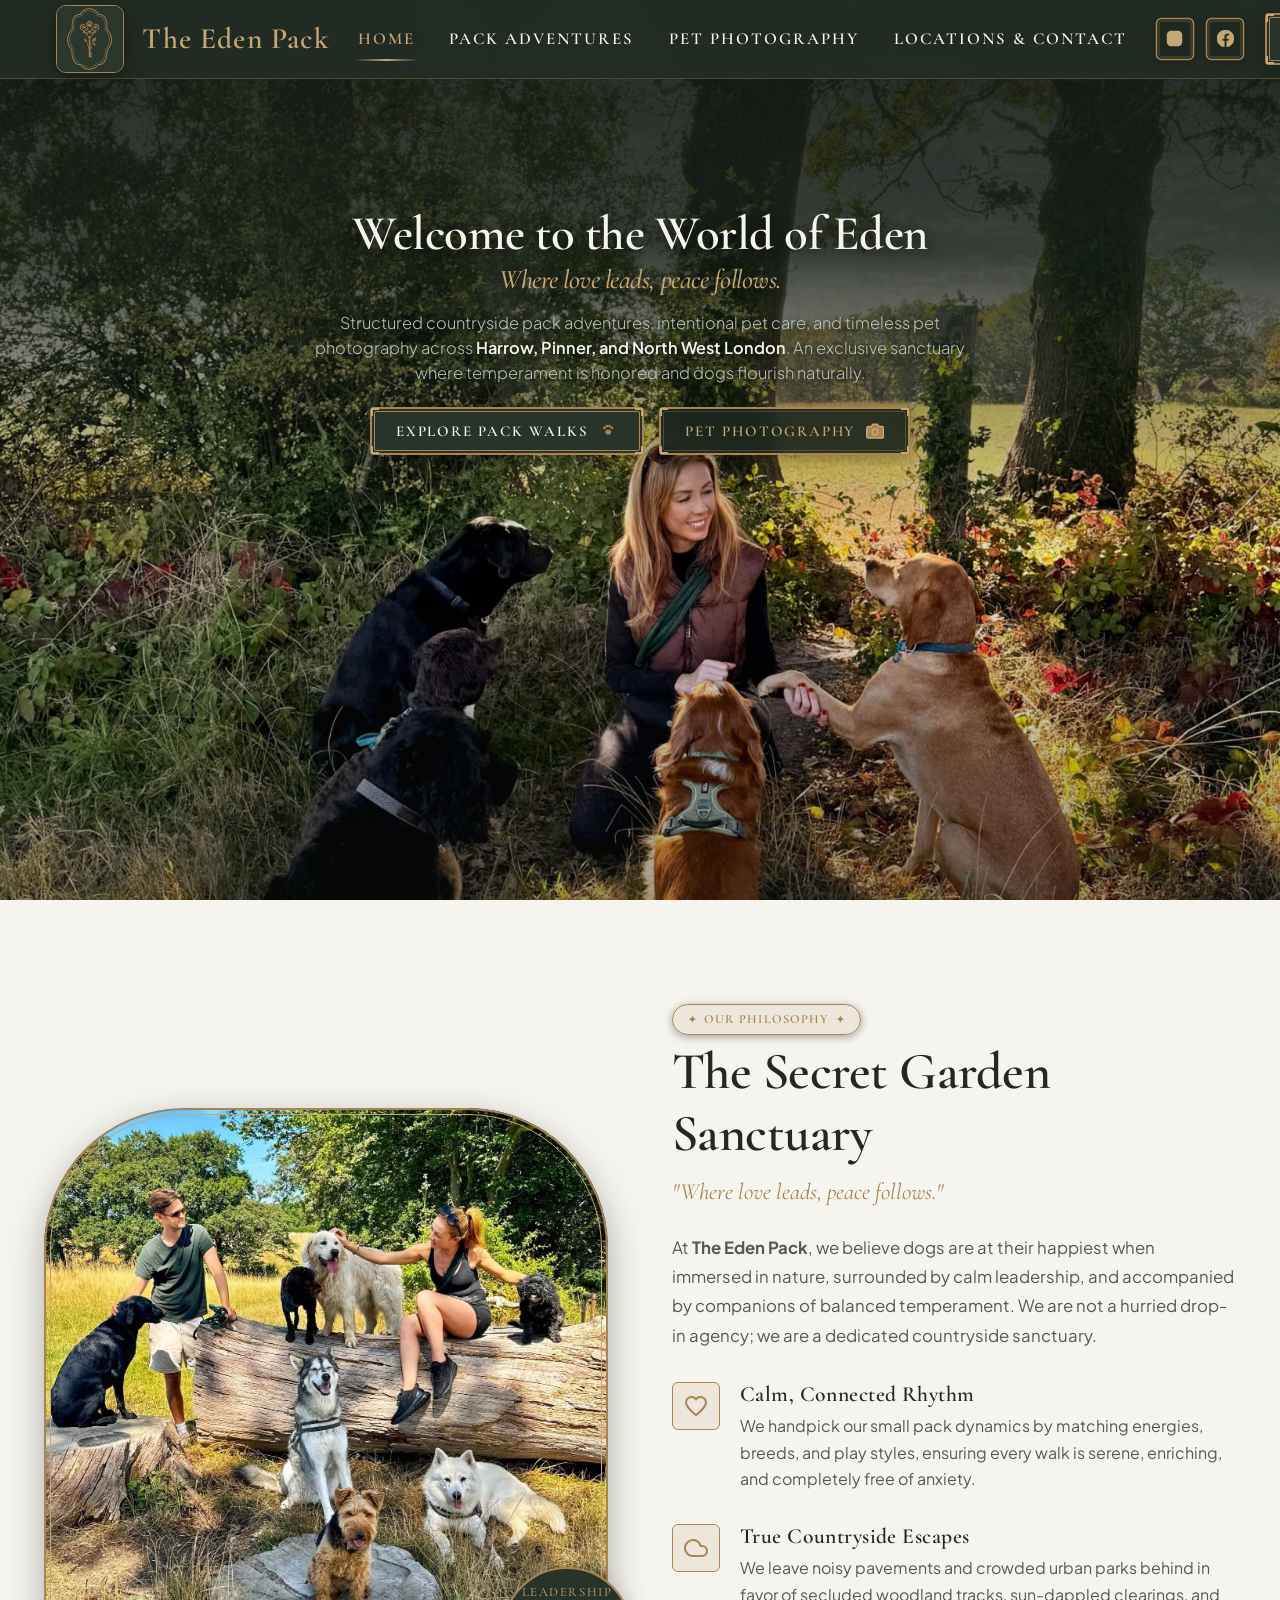
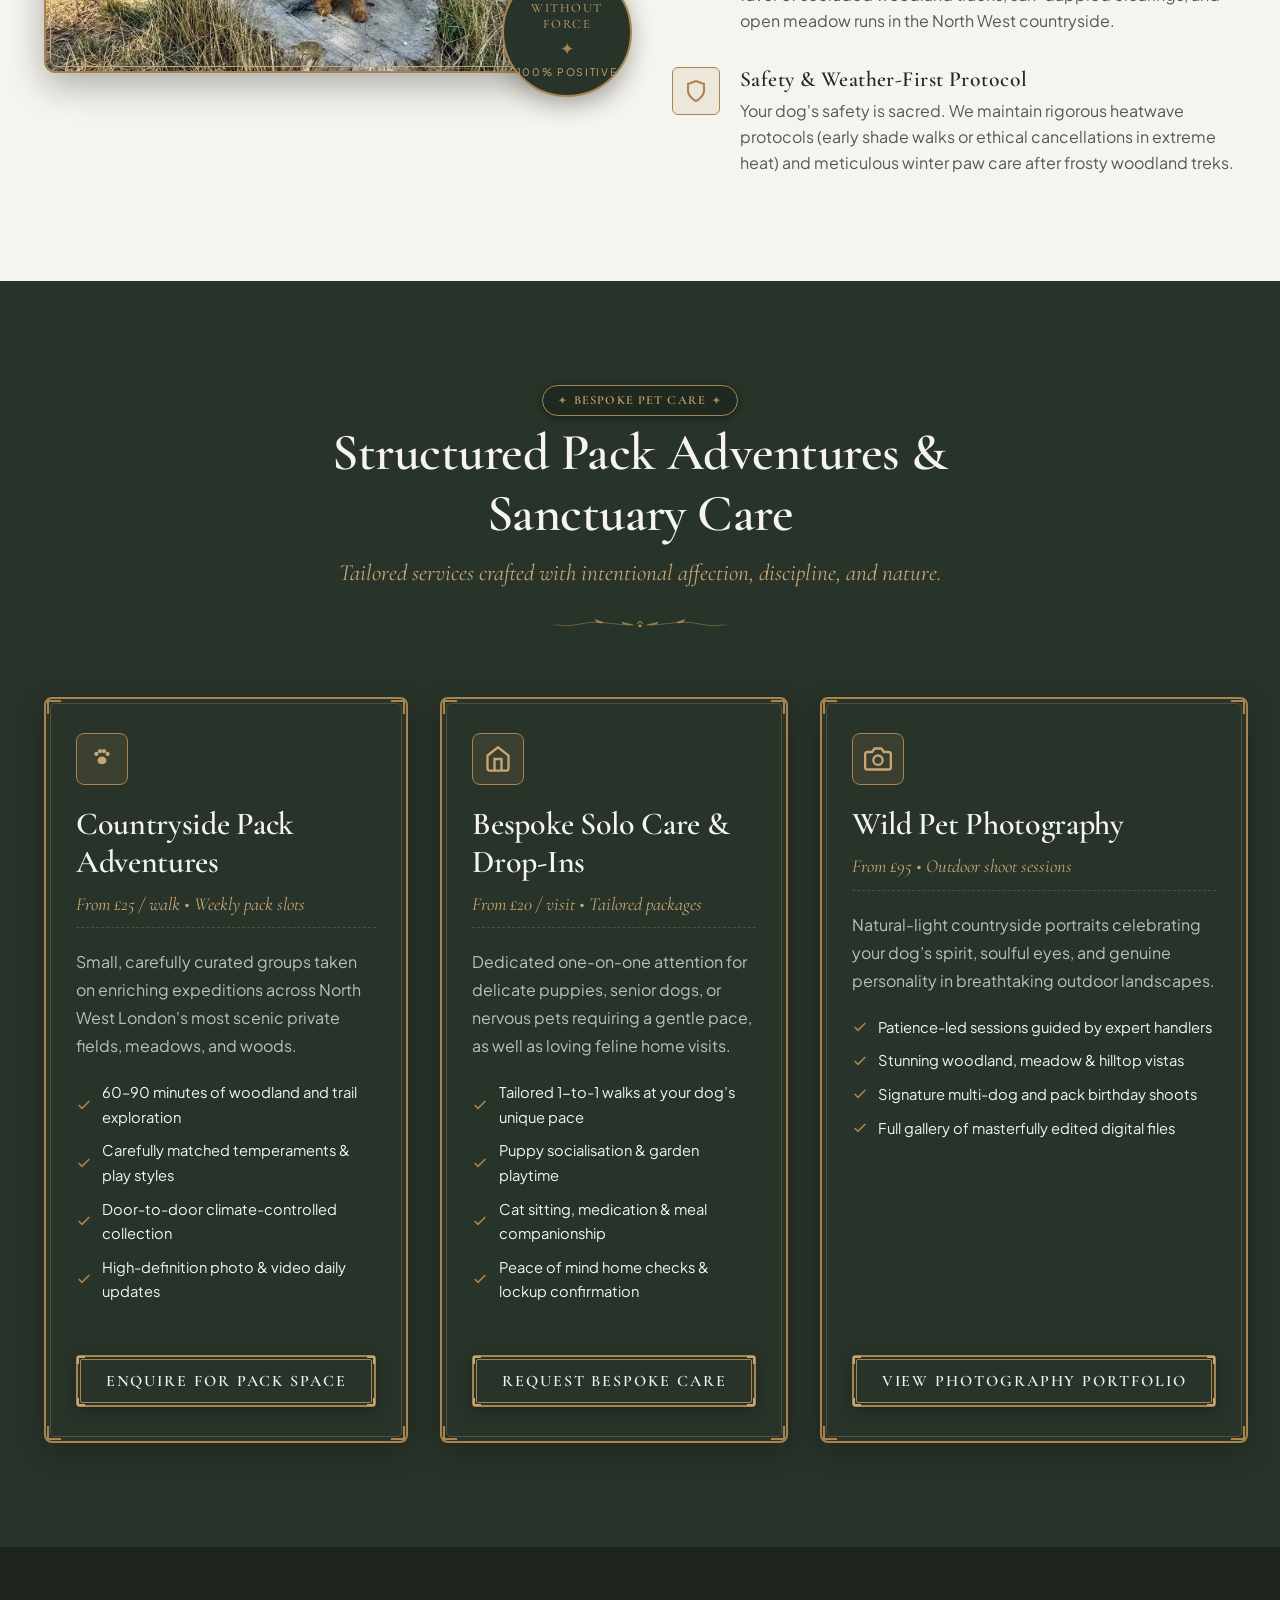
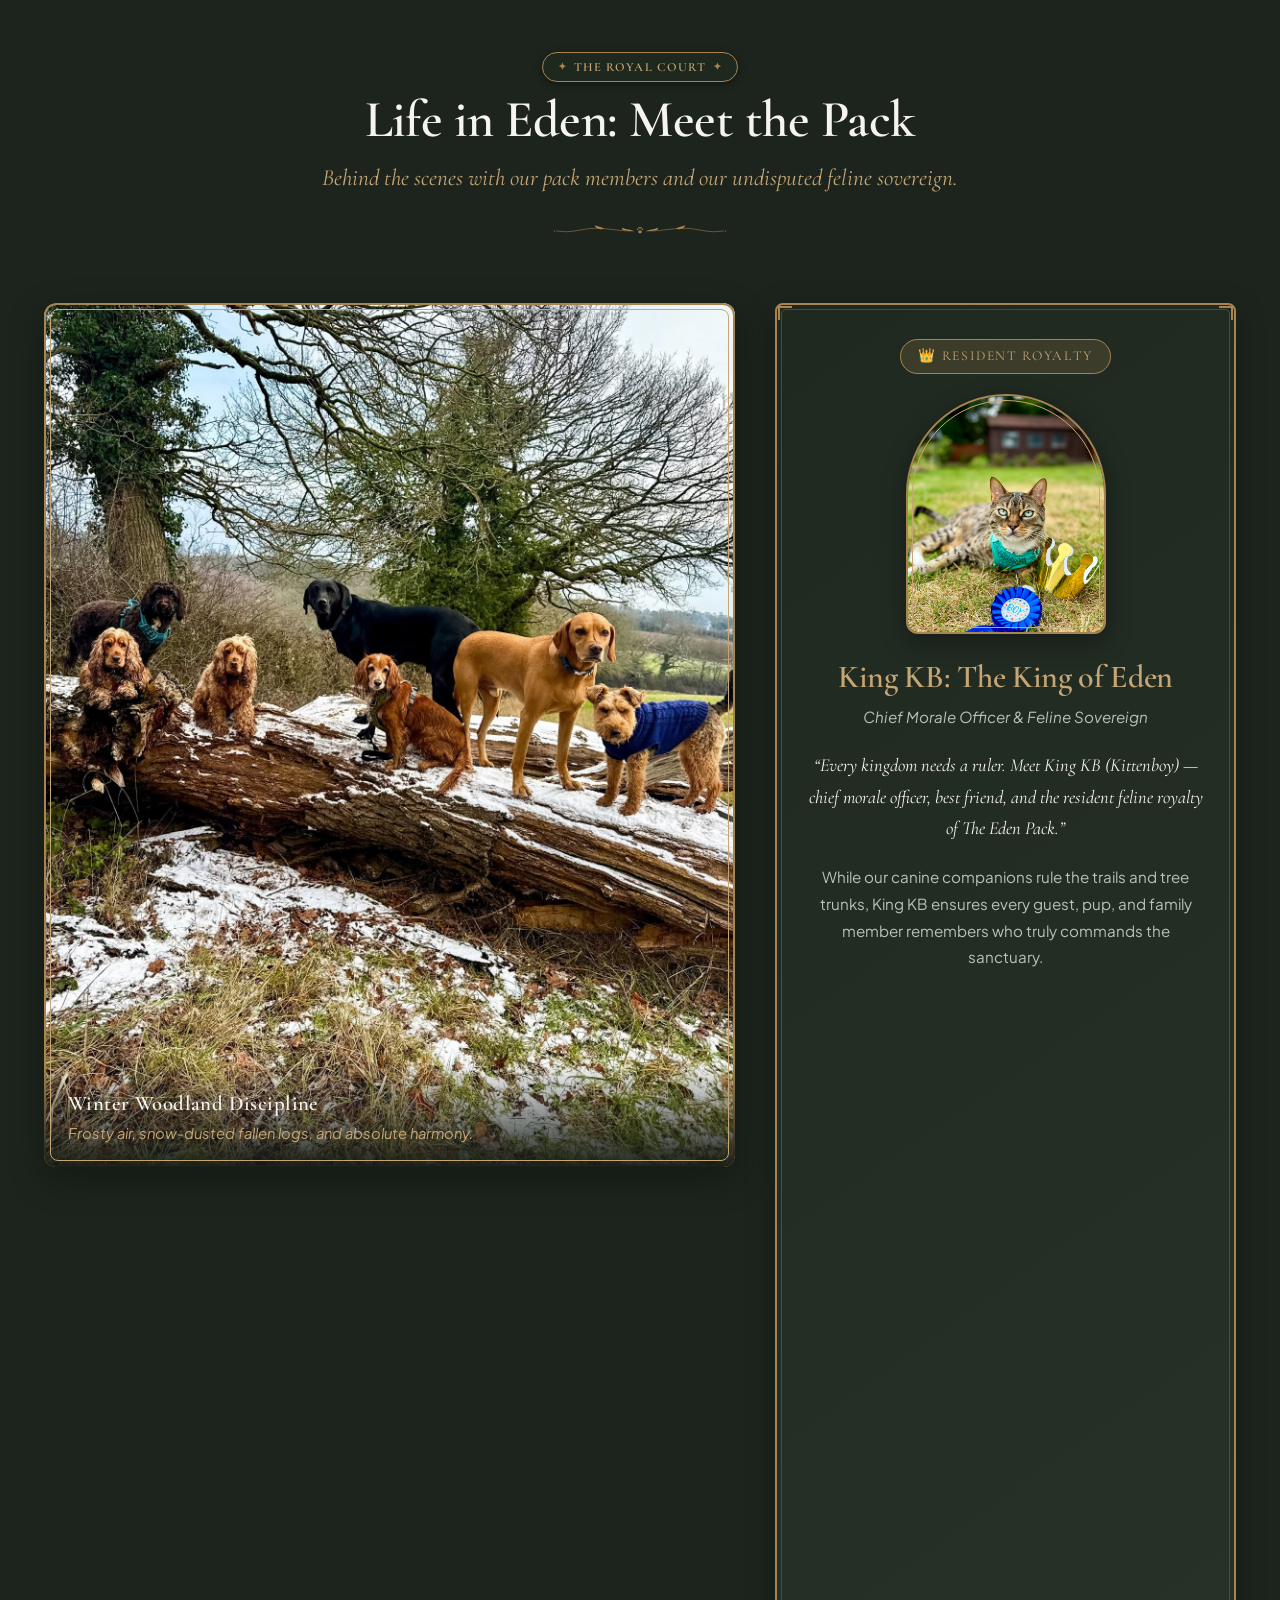
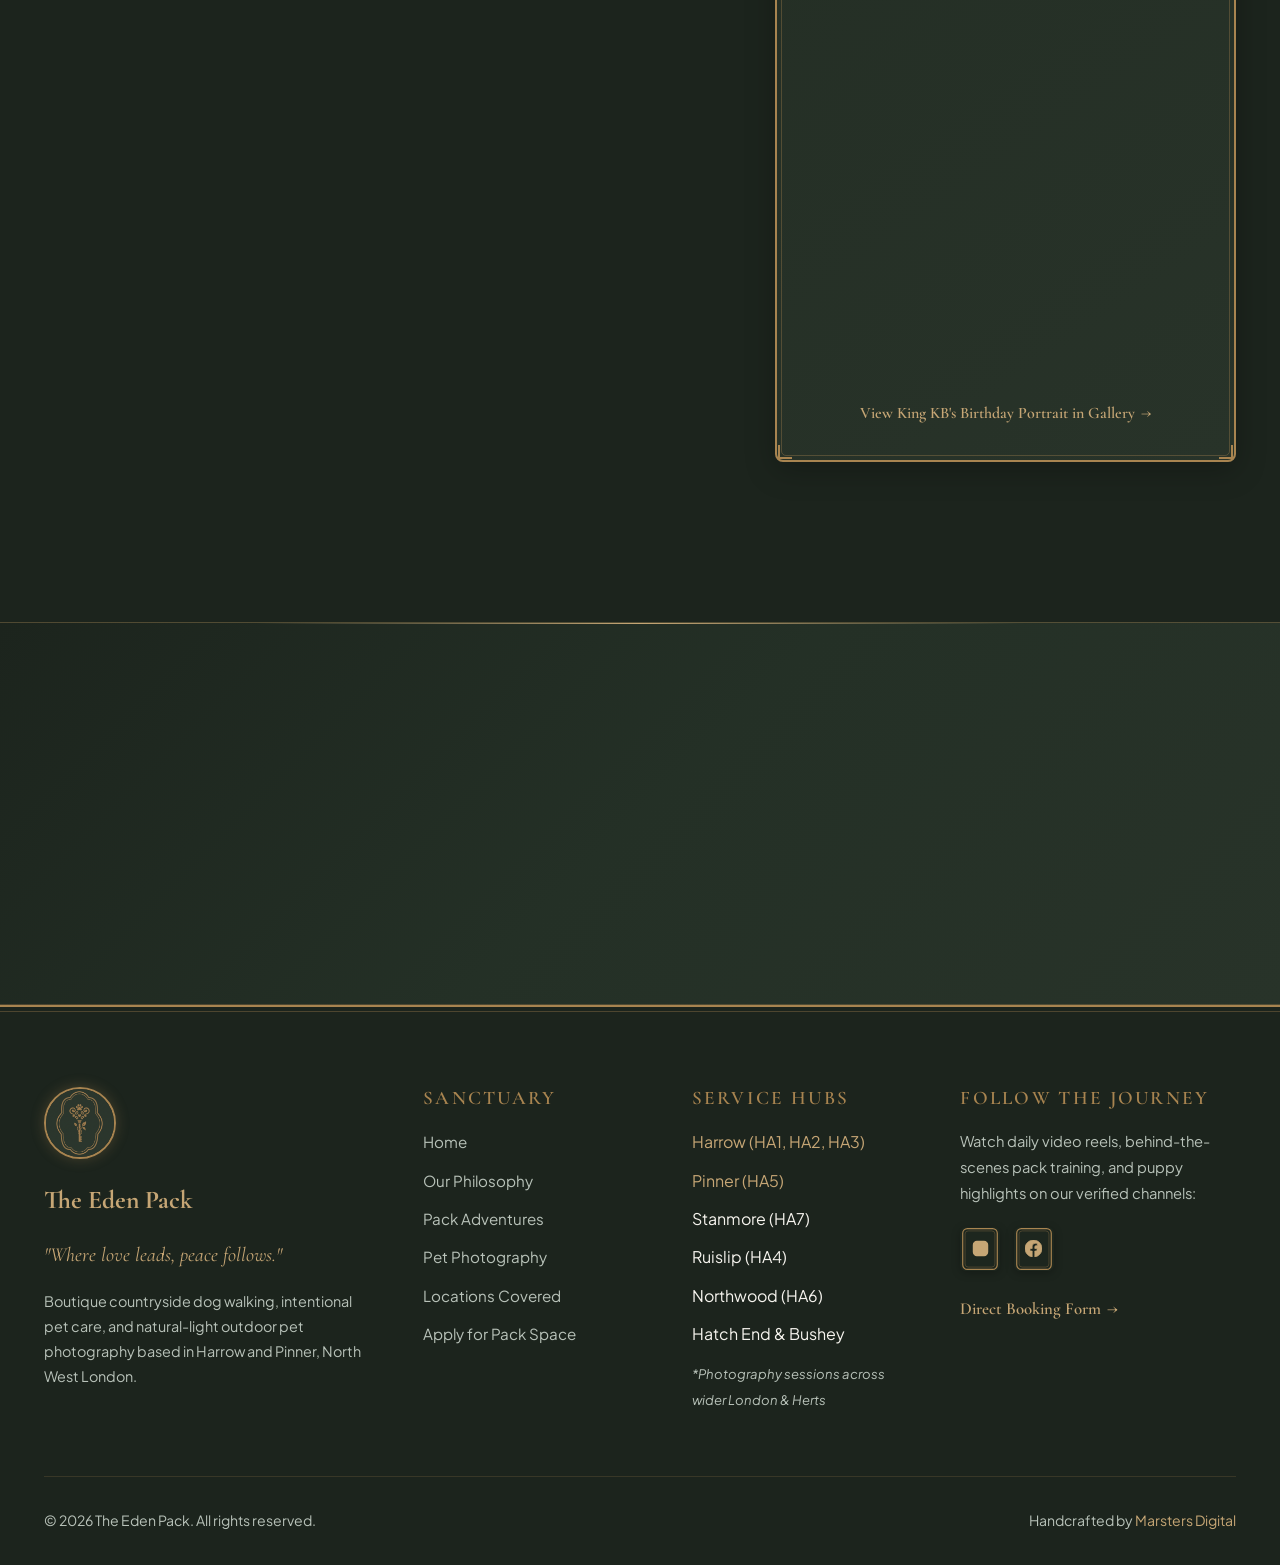
<file: index.html>
<!DOCTYPE html>
<html lang="en">
<head>
  <meta charset="UTF-8">
  <meta name="viewport" content="width=device-width, initial-scale=1.0, viewport-fit=cover">
  <title>The Eden Pack | Countryside Dog Walking & Pet Photography in Harrow & Pinner, London</title>
  <meta name="description" content="Boutique countryside dog walking, intentional pet care, and natural-light pet photography in Harrow, Pinner, and North West London. Where love leads, peace follows.">
  <meta name="keywords" content="dog walking harrow, pinner dog walking, countryside dog walking london, north west london pet care, pet photography harrow, the eden pack">
  <link rel="canonical" href="https://theedenpack.co.uk/">

  <!-- Open Graph / Social Meta -->
  <meta property="og:type" content="website">
  <meta property="og:title" content="The Eden Pack | Boutique Countryside Dog Walking & Pet Photography">
  <meta property="og:description" content="Nature-led countryside pack adventures and timeless pet photography across Harrow, Pinner, and North West London.">
  <meta property="og:image" content="Images/Hero%20Image.jpg">

  <!-- Favicon -->
  <link rel="icon" type="image/jpeg" href="Images/The%20Eden%20Pack%20Logo.jpg">

  <!-- Stylesheets -->
  <link rel="stylesheet" href="css/styles.css">

  <!-- Schema.org LocalBusiness Markup -->
  <script type="application/ld+json">
  {
    "@context": "https://schema.org",
    "@type": "LocalBusiness",
    "name": "The Eden Pack",
    "description": "Boutique Countryside Dog Walking, Intentional Pet Care & Pet Photography based in Harrow and Pinner, UK.",
    "image": "Images/The%20Eden%20Pack%20Logo.jpg",
    "areaServed": [
      { "@type": "AdministrativeArea", "name": "Harrow" },
      { "@type": "AdministrativeArea", "name": "Pinner" },
      { "@type": "AdministrativeArea", "name": "Stanmore" },
      { "@type": "AdministrativeArea", "name": "Ruislip" },
      { "@type": "AdministrativeArea", "name": "Northwood" }
    ],
    "address": {
      "@type": "PostalAddress",
      "addressLocality": "Harrow",
      "addressRegion": "Greater London",
      "addressCountry": "UK"
    },
    "priceRange": "££",
    "sameAs": [
      "https://www.instagram.com/the_eden_pack/",
      "https://www.facebook.com/profile.php?id=100083046473308"
    ]
  }
  </script>
</head>
<body>

  <!-- ========================================================================
       STICKY GLASSMORPHIC HEADER & NAVIGATION
       ======================================================================== -->
  <header class="header-eden">
    <div class="container header-container">
      <a href="index.html" class="brand-wrapper" aria-label="The Eden Pack Home">
        <div class="brand-logo-frame">
          <img src="Images/The%20Eden%20Pack%20Logo.jpg" alt="The Eden Pack Vintage Key Crest">
        </div>
        <span class="brand-title">The Eden Pack</span>
      </a>

      <!-- Desktop Nav -->
      <nav class="nav-desktop" aria-label="Main Navigation">
        <a href="index.html" class="nav-link active">Home</a>
        <a href="index.html#services" class="nav-link">Pack Adventures</a>
        <a href="photography.html" class="nav-link">Pet Photography</a>
        <a href="contact.html" class="nav-link">Locations & Contact</a>
      </nav>

      <!-- Desktop Actions -->
      <div class="nav-actions">
        <div class="nav-socials">
          <a href="https://www.instagram.com/the_eden_pack/" target="_blank" rel="noopener noreferrer" class="social-crest-btn" aria-label="Follow The Eden Pack on Instagram">
            <svg class="crest-cartouche-outline" viewBox="0 0 40 44">
              <rect class="outer" x="1.5" y="1.5" width="37" height="41" rx="5" />
              <rect class="inner" x="4" y="4" width="32" height="36" rx="3" />
            </svg>
            <svg class="social-icon" viewBox="0 0 24 24" fill="none" stroke="currentColor" stroke-width="1.8">
              <rect x="2" y="2" width="20" height="20" rx="5" ry="5"></rect>
              <path d="M16 11.37A4 4 0 1 1 12.63 8 4 4 0 0 1 16 11.37z"></path>
              <line x1="17.5" y1="6.5" x2="17.51" y2="6.5"></line>
            </svg>
          </a>
          <a href="https://www.facebook.com/profile.php?id=100083046473308" target="_blank" rel="noopener noreferrer" class="social-crest-btn" aria-label="Visit The Eden Pack on Facebook">
            <svg class="crest-cartouche-outline" viewBox="0 0 40 44">
              <rect class="outer" x="1.5" y="1.5" width="37" height="41" rx="5" />
              <rect class="inner" x="4" y="4" width="32" height="36" rx="3" />
            </svg>
            <svg class="social-icon" viewBox="0 0 24 24" fill="currentColor">
              <path d="M24 12.073c0-6.627-5.373-12-12-12s-12 5.373-12 12c0 5.99 4.388 10.954 10.125 11.854v-8.385H7.078v-3.47h3.047V9.43c0-3.007 1.792-4.669 4.533-4.669 1.312 0 2.686.235 2.686.235v2.953H15.83c-1.491 0-1.956.925-1.956 1.874v2.25h3.328l-.532 3.47h-2.796v8.385C19.612 23.027 24 18.062 24 12.073z"/>
            </svg>
          </a>
        </div>

        <a href="contact.html" class="btn-eden-crest">
          <span class="crest-corner crest-corner--tl"></span>
          <span class="crest-corner crest-corner--tr"></span>
          <span class="crest-corner crest-corner--bl"></span>
          <span class="crest-corner crest-corner--br"></span>
          <span>Join the Pack</span>
          <svg class="crest-btn-icon" viewBox="0 0 100 100">
            <ellipse cx="50" cy="55" rx="16" ry="14" />
            <circle cx="30" cy="32" r="7.5" />
            <circle cx="43" cy="22" r="7.5" />
            <circle cx="57" cy="22" r="7.5" />
            <circle cx="70" cy="32" r="7.5" />
          </svg>
        </a>

        <!-- Mobile Trigger -->
        <button class="menu-toggle" aria-label="Open mobile navigation menu">
          <svg viewBox="0 0 24 24" fill="none" stroke="currentColor" stroke-width="2">
            <line x1="3" y1="6" x2="21" y2="6"></line>
            <line x1="3" y1="12" x2="21" y2="12"></line>
            <line x1="3" y1="18" x2="21" y2="18"></line>
          </svg>
        </button>
      </div>
    </div>
  </header>

  <!-- Mobile Drawer -->
  <div class="mobile-drawer" role="dialog" aria-modal="true" aria-label="Mobile Navigation">
    <button class="mobile-drawer-close" aria-label="Close menu">&times;</button>
    
    <div class="brand-logo-frame" style="width: 64px; height: 64px; margin-bottom: 1.5rem;">
      <img src="Images/The%20Eden%20Pack%20Logo.jpg" alt="The Eden Pack Crest">
    </div>

    <div class="mobile-nav-links">
      <a href="index.html" class="nav-link">Home</a>
      <a href="index.html#services" class="nav-link">Pack Adventures</a>
      <a href="photography.html" class="nav-link">Pet Photography</a>
      <a href="contact.html" class="nav-link">Locations & Contact</a>
    </div>

    <svg class="drawer-divider" viewBox="0 0 100 24">
      <path d="M10 12 L90 12 M50 4 L50 20" stroke="#A88450" stroke-width="1.5" />
    </svg>

    <a href="contact.html" class="btn-eden-crest">
      <span class="crest-corner crest-corner--tl"></span>
      <span class="crest-corner crest-corner--tr"></span>
      <span class="crest-corner crest-corner--bl"></span>
      <span class="crest-corner crest-corner--br"></span>
      <span>Apply for Pack Space</span>
    </a>

    <div class="mobile-drawer-socials">
      <a href="https://www.instagram.com/the_eden_pack/" target="_blank" rel="noopener noreferrer" class="social-crest-btn" aria-label="Instagram">
        <svg class="crest-cartouche-outline" viewBox="0 0 48 56">
          <rect class="outer" x="2" y="2" width="44" height="52" rx="6" />
          <rect class="inner" x="5" y="5" width="38" height="46" rx="4" />
        </svg>
        <svg class="social-icon" viewBox="0 0 24 24" fill="none" stroke="currentColor" stroke-width="1.8">
          <rect x="2" y="2" width="20" height="20" rx="5" ry="5"></rect>
          <path d="M16 11.37A4 4 0 1 1 12.63 8 4 4 0 0 1 16 11.37z"></path>
          <line x1="17.5" y1="6.5" x2="17.51" y2="6.5"></line>
        </svg>
      </a>
      <a href="https://www.facebook.com/profile.php?id=100083046473308" target="_blank" rel="noopener noreferrer" class="social-crest-btn" aria-label="Facebook">
        <svg class="crest-cartouche-outline" viewBox="0 0 48 56">
          <rect class="outer" x="2" y="2" width="44" height="52" rx="6" />
          <rect class="inner" x="5" y="5" width="38" height="46" rx="4" />
        </svg>
        <svg class="social-icon" viewBox="0 0 24 24" fill="currentColor">
          <path d="M24 12.073c0-6.627-5.373-12-12-12s-12 5.373-12 12c0 5.99 4.388 10.954 10.125 11.854v-8.385H7.078v-3.47h3.047V9.43c0-3.007 1.792-4.669 4.533-4.669 1.312 0 2.686.235 2.686.235v2.953H15.83c-1.491 0-1.956.925-1.956 1.874v2.25h3.328l-.532 3.47h-2.796v8.385C19.612 23.027 24 18.062 24 12.073z"/>
        </svg>
      </a>
    </div>
  </div>

  <!-- ========================================================================
       HERO SECTION (Featuring Hero Image.jpg)
       ======================================================================== -->
  <section class="hero-home" aria-label="Hero Introduction">
    <div class="hero-bg-media">
      <img src="Images/Hero%20Image.jpg" alt="The Eden Pack handler sitting in sunlit woodland surrounded by obedient dogs">
    </div>
    <div class="hero-overlay"></div>

    <div class="container hero-content">
      <h1 class="hero-headline reveal reveal-delay-1">
        Welcome to the World of Eden
        <span class="gold-emphasis serif-italic">Where love leads, peace follows.</span>
      </h1>

      <p class="hero-subheadline reveal reveal-delay-2">
        Structured countryside pack adventures, intentional pet care, and timeless pet photography across <strong>Harrow, Pinner, and North West London</strong>. An exclusive sanctuary where temperament is honored and dogs flourish naturally.
      </p>

      <div class="hero-cta-group reveal reveal-delay-3">
        <a href="#services" class="btn-eden-crest">
          <span class="crest-corner crest-corner--tl"></span>
          <span class="crest-corner crest-corner--tr"></span>
          <span class="crest-corner crest-corner--bl"></span>
          <span class="crest-corner crest-corner--br"></span>
          <span>Explore Pack Walks</span>
          <svg class="crest-btn-icon" viewBox="0 0 100 100">
            <ellipse cx="50" cy="55" rx="16" ry="14" />
            <circle cx="30" cy="32" r="7.5" />
            <circle cx="43" cy="22" r="7.5" />
            <circle cx="57" cy="22" r="7.5" />
            <circle cx="70" cy="32" r="7.5" />
          </svg>
        </a>

        <a href="photography.html" class="btn-eden-crest btn-eden-crest--secondary">
          <span class="crest-corner crest-corner--tl"></span>
          <span class="crest-corner crest-corner--tr"></span>
          <span class="crest-corner crest-corner--bl"></span>
          <span class="crest-corner crest-corner--br"></span>
          <span>Pet Photography</span>
          <svg class="crest-btn-icon" viewBox="0 0 24 24" fill="none" stroke="currentColor" stroke-width="2">
            <path d="M23 19a2 2 0 0 1-2 2H3a2 2 0 0 1-2-2V8a2 2 0 0 1 2-2h4l2-3h6l2 3h4a2 2 0 0 1 2 2z"></path>
            <circle cx="12" cy="13" r="4"></circle>
          </svg>
        </a>
      </div>
    </div>

    <a href="#ethos" class="hero-scroll-cue" aria-label="Scroll down to explore">
      <div class="scroll-mouse">
        <div class="scroll-wheel"></div>
      </div>
      <span>Discover Eden</span>
    </a>
  </section>

  <!-- ========================================================================
       THE EDEN ETHOS: "LEADERSHIP WITHOUT FORCE"
       ======================================================================== -->
  <section id="ethos" class="section section-parchment" aria-label="Philosophy and Ethos">
    <div class="container">
      <div class="ethos-grid">
        
        <!-- Visual Column -->
        <div class="ethos-visual reveal">
          <div class="frame-eden-crest frame-eden-arch">
            <img src="Images/518411578_737849145659961_6375982910332599698_n.jpg" alt="Handlers resting with pack on a fallen tree trunk in open countryside meadow">
          </div>
          <div class="ethos-stamp-badge">
            <span class="stamp-text">Leadership Without Force</span>
            <span style="color: var(--gold-primary); font-size: 1.1rem; margin-top: 2px;">✦</span>
            <span style="font-size: 0.65rem; letter-spacing: 0.16em; text-transform: uppercase;">100% Positive</span>
          </div>
        </div>

        <!-- Narrative Column -->
        <div class="ethos-content reveal reveal-delay-1">
          <div class="eyebrow-badge" style="background: rgba(168, 132, 80, 0.12); color: var(--gold-primary);">
            Our Philosophy
          </div>
          <h2>The Secret Garden Sanctuary</h2>
          <p class="section-tagline">"Where love leads, peace follows."</p>

          <p style="margin-top: 1.25rem;">
            At <strong>The Eden Pack</strong>, we believe dogs are at their happiest when immersed in nature, surrounded by calm leadership, and accompanied by companions of balanced temperament. We are not a hurried drop-in agency; we are a dedicated countryside sanctuary.
          </p>

          <div class="ethos-pillars">
            <div class="pillar-item">
              <div class="pillar-icon-box">
                <svg viewBox="0 0 24 24" fill="none" stroke="currentColor" stroke-width="2">
                  <path d="M12 21.35l-1.45-1.32C5.4 15.36 2 12.28 2 8.5 2 5.42 4.42 3 7.5 3c1.74 0 3.41.81 4.5 2.09C13.09 3.81 14.76 3 16.5 3 19.58 3 22 5.42 22 8.5c0 3.78-3.4 6.86-8.55 11.54L12 21.35z"></path>
                </svg>
              </div>
              <div class="pillar-body">
                <h4>Calm, Connected Rhythm</h4>
                <p>We handpick our small pack dynamics by matching energies, breeds, and play styles, ensuring every walk is serene, enriching, and completely free of anxiety.</p>
              </div>
            </div>

            <div class="pillar-item">
              <div class="pillar-icon-box">
                <svg viewBox="0 0 24 24" fill="none" stroke="currentColor" stroke-width="2">
                  <path d="M18 10h-1.26A8 8 0 1 0 9 20h9a5 5 0 0 0 0-10z"></path>
                </svg>
              </div>
              <div class="pillar-body">
                <h4>True Countryside Escapes</h4>
                <p>We leave noisy pavements and crowded urban parks behind in favor of secluded woodland tracks, sun-dappled clearings, and open meadow runs in the North West countryside.</p>
              </div>
            </div>

            <div class="pillar-item">
              <div class="pillar-icon-box">
                <svg viewBox="0 0 24 24" fill="none" stroke="currentColor" stroke-width="2">
                  <path d="M12 22s8-4 8-10V5l-8-3-8 3v7c0 6 8 10 8 10z"></path>
                </svg>
              </div>
              <div class="pillar-body">
                <h4>Safety & Weather-First Protocol</h4>
                <p>Your dog's safety is sacred. We maintain rigorous heatwave protocols (early shade walks or ethical cancellations in extreme heat) and meticulous winter paw care after frosty woodland treks.</p>
              </div>
            </div>
          </div>
        </div>

      </div>
    </div>
  </section>

  <!-- ========================================================================
       SERVICES SECTION (#services)
       ======================================================================== -->
  <section id="services" class="section section-dark" aria-label="Services Offered">
    <div class="container">
      <div class="section-header reveal">
        <div class="eyebrow-badge">Bespoke Pet Care</div>
        <h2>Structured Pack Adventures & Sanctuary Care</h2>
        <p class="section-tagline">Tailored services crafted with intentional affection, discipline, and nature.</p>
        <img src="assets/botanical-divider.svg" alt="Botanical flourish" class="divider-flourish">
      </div>

      <div class="services-grid">
        
        <!-- Card 1: Countryside Pack Adventures -->
        <div class="card-eden-crest service-card reveal">
          <span class="card-corner card-corner--tl"></span>
          <span class="card-corner card-corner--tr"></span>
          <span class="card-corner card-corner--bl"></span>
          <span class="card-corner card-corner--br"></span>

          <div class="service-card-header">
            <div class="service-card-icon">
              <svg viewBox="0 0 100 100" fill="currentColor">
                <ellipse cx="50" cy="55" rx="16" ry="14" />
                <circle cx="30" cy="32" r="7.5" />
                <circle cx="43" cy="22" r="7.5" />
                <circle cx="57" cy="22" r="7.5" />
                <circle cx="70" cy="32" r="7.5" />
              </svg>
            </div>
            <h3>Countryside Pack Adventures</h3>
            <span class="service-price-tag">From £25 / walk • Weekly pack slots</span>
          </div>

          <div class="service-card-body">
            <p>
              Small, carefully curated groups taken on enriching expeditions across North West London's most scenic private fields, meadows, and woods.
            </p>
            <ul class="service-feature-list">
              <li>
                <svg viewBox="0 0 24 24" fill="none" stroke="currentColor" stroke-width="2.5"><polyline points="20 6 9 17 4 12"></polyline></svg>
                <span>60–90 minutes of woodland and trail exploration</span>
              </li>
              <li>
                <svg viewBox="0 0 24 24" fill="none" stroke="currentColor" stroke-width="2.5"><polyline points="20 6 9 17 4 12"></polyline></svg>
                <span>Carefully matched temperaments & play styles</span>
              </li>
              <li>
                <svg viewBox="0 0 24 24" fill="none" stroke="currentColor" stroke-width="2.5"><polyline points="20 6 9 17 4 12"></polyline></svg>
                <span>Door-to-door climate-controlled collection</span>
              </li>
              <li>
                <svg viewBox="0 0 24 24" fill="none" stroke="currentColor" stroke-width="2.5"><polyline points="20 6 9 17 4 12"></polyline></svg>
                <span>High-definition photo & video daily updates</span>
              </li>
            </ul>
          </div>

          <div class="service-card-footer">
            <a href="contact.html?service=walking" class="btn-eden-crest">
              <span class="crest-corner crest-corner--tl"></span>
              <span class="crest-corner crest-corner--tr"></span>
              <span class="crest-corner crest-corner--bl"></span>
              <span class="crest-corner crest-corner--br"></span>
              <span>Enquire For Pack Space</span>
            </a>
          </div>
        </div>

        <!-- Card 2: Bespoke Solo Walks & Pet Care -->
        <div class="card-eden-crest service-card reveal reveal-delay-1">
          <span class="card-corner card-corner--tl"></span>
          <span class="card-corner card-corner--tr"></span>
          <span class="card-corner card-corner--bl"></span>
          <span class="card-corner card-corner--br"></span>

          <div class="service-card-header">
            <div class="service-card-icon">
              <svg viewBox="0 0 24 24" fill="none" stroke="currentColor" stroke-width="2">
                <path d="M3 9l9-7 9 7v11a2 2 0 0 1-2 2H5a2 2 0 0 1-2-2z"></path>
                <polyline points="9 22 9 12 15 12 15 22"></polyline>
              </svg>
            </div>
            <h3>Bespoke Solo Care & Drop-Ins</h3>
            <span class="service-price-tag">From £20 / visit • Tailored packages</span>
          </div>

          <div class="service-card-body">
            <p>
              Dedicated one-on-one attention for delicate puppies, senior dogs, or nervous pets requiring a gentle pace, as well as loving feline home visits.
            </p>
            <ul class="service-feature-list">
              <li>
                <svg viewBox="0 0 24 24" fill="none" stroke="currentColor" stroke-width="2.5"><polyline points="20 6 9 17 4 12"></polyline></svg>
                <span>Tailored 1-to-1 walks at your dog’s unique pace</span>
              </li>
              <li>
                <svg viewBox="0 0 24 24" fill="none" stroke="currentColor" stroke-width="2.5"><polyline points="20 6 9 17 4 12"></polyline></svg>
                <span>Puppy socialisation & garden playtime</span>
              </li>
              <li>
                <svg viewBox="0 0 24 24" fill="none" stroke="currentColor" stroke-width="2.5"><polyline points="20 6 9 17 4 12"></polyline></svg>
                <span>Cat sitting, medication & meal companionship</span>
              </li>
              <li>
                <svg viewBox="0 0 24 24" fill="none" stroke="currentColor" stroke-width="2.5"><polyline points="20 6 9 17 4 12"></polyline></svg>
                <span>Peace of mind home checks & lockup confirmation</span>
              </li>
            </ul>
          </div>

          <div class="service-card-footer">
            <a href="contact.html?service=walking" class="btn-eden-crest">
              <span class="crest-corner crest-corner--tl"></span>
              <span class="crest-corner crest-corner--tr"></span>
              <span class="crest-corner crest-corner--bl"></span>
              <span class="crest-corner crest-corner--br"></span>
              <span>Request Bespoke Care</span>
            </a>
          </div>
        </div>

        <!-- Card 3: Wild Pet Photography -->
        <div class="card-eden-crest service-card reveal reveal-delay-2">
          <span class="card-corner card-corner--tl"></span>
          <span class="card-corner card-corner--tr"></span>
          <span class="card-corner card-corner--bl"></span>
          <span class="card-corner card-corner--br"></span>

          <div class="service-card-header">
            <div class="service-card-icon">
              <svg viewBox="0 0 24 24" fill="none" stroke="currentColor" stroke-width="2">
                <path d="M23 19a2 2 0 0 1-2 2H3a2 2 0 0 1-2-2V8a2 2 0 0 1 2-2h4l2-3h6l2 3h4a2 2 0 0 1 2 2z"></path>
                <circle cx="12" cy="13" r="4"></circle>
              </svg>
            </div>
            <h3>Wild Pet Photography</h3>
            <span class="service-price-tag">From £95 • Outdoor shoot sessions</span>
          </div>

          <div class="service-card-body">
            <p>
              Natural-light countryside portraits celebrating your dog’s spirit, soulful eyes, and genuine personality in breathtaking outdoor landscapes.
            </p>
            <ul class="service-feature-list">
              <li>
                <svg viewBox="0 0 24 24" fill="none" stroke="currentColor" stroke-width="2.5"><polyline points="20 6 9 17 4 12"></polyline></svg>
                <span>Patience-led sessions guided by expert handlers</span>
              </li>
              <li>
                <svg viewBox="0 0 24 24" fill="none" stroke="currentColor" stroke-width="2.5"><polyline points="20 6 9 17 4 12"></polyline></svg>
                <span>Stunning woodland, meadow & hilltop vistas</span>
              </li>
              <li>
                <svg viewBox="0 0 24 24" fill="none" stroke="currentColor" stroke-width="2.5"><polyline points="20 6 9 17 4 12"></polyline></svg>
                <span>Signature multi-dog and pack birthday shoots</span>
              </li>
              <li>
                <svg viewBox="0 0 24 24" fill="none" stroke="currentColor" stroke-width="2.5"><polyline points="20 6 9 17 4 12"></polyline></svg>
                <span>Full gallery of masterfully edited digital files</span>
              </li>
            </ul>
          </div>

          <div class="service-card-footer">
            <a href="photography.html" class="btn-eden-crest">
              <span class="crest-corner crest-corner--tl"></span>
              <span class="crest-corner crest-corner--tr"></span>
              <span class="crest-corner crest-corner--bl"></span>
              <span class="crest-corner crest-corner--br"></span>
              <span>View Photography Portfolio</span>
            </a>
          </div>
        </div>

      </div>
    </div>
  </section>

  <!-- ========================================================================
       LIFE IN EDEN & THE ROYAL COURT ("MEET THE PACK")
       ======================================================================== -->
  <section class="section section-deeper" aria-label="Meet The Pack and King KB">
    <div class="container">
      <div class="section-header reveal">
        <div class="eyebrow-badge">The Royal Court</div>
        <h2>Life in Eden: Meet the Pack</h2>
        <p class="section-tagline">Behind the scenes with our pack members and our undisputed feline sovereign.</p>
        <img src="assets/botanical-divider.svg" alt="Botanical flourish" class="divider-flourish">
      </div>

      <div class="pack-showcase-grid">
        
        <!-- Left: Pack Photography Grid -->
        <div class="pack-gallery-col">
          <div class="frame-eden-crest showcase-card reveal">
            <img src="Images/612386285_18037992959732883_2478365911388580206_n.jpg" alt="Winter wonderland countryside walk with dogs posed calmly on snow-covered fallen tree">
            <div class="caption-bar">
              <h4>Winter Woodland Discipline</h4>
              <p>Frosty air, snow-dusted fallen logs, and absolute harmony.</p>
            </div>
          </div>

          <div class="frame-eden-crest showcase-card reveal reveal-delay-1">
            <img src="Images/618123800_18038716250732883_6383195441002680751_n.jpg" alt="The pack lined up on a green hill at sunset overlooking London skyline and Wembley arch">
            <div class="caption-bar">
              <h4>Hilltop Horizons Over London</h4>
              <p>Overlooking the capital skyline from peaceful North West ridges.</p>
            </div>
          </div>
        </div>

        <!-- Right: King KB Spotlight Card -->
        <div class="card-eden-crest king-kb-card reveal reveal-delay-2">
          <span class="card-corner card-corner--tl"></span>
          <span class="card-corner card-corner--tr"></span>
          <span class="card-corner card-corner--bl"></span>
          <span class="card-corner card-corner--br"></span>

          <div class="king-kb-crown-badge">
            <span>👑 Resident Royalty</span>
          </div>

          <div class="king-kb-portrait-frame">
            <img src="Images/711729698_18055855388732883_1457617714620055474_n.jpg" alt="King KB the cat lying in the grass wearing a gold crown and birthday rosette">
          </div>

          <h3 style="color: var(--gold-light); margin-bottom: 0.5rem;">King KB: The King of Eden</h3>
          <p style="color: var(--text-muted-light); font-size: 0.95rem; margin-bottom: 1.25rem;">
            <em>Chief Morale Officer & Feline Sovereign</em>
          </p>

          <p class="king-kb-quote">
            “Every kingdom needs a ruler. Meet King KB (Kittenboy) — chief morale officer, best friend, and the resident feline royalty of The Eden Pack.”
          </p>

          <p style="font-size: 0.95rem; color: var(--text-muted-light); margin-bottom: 1.5rem;">
            While our canine companions rule the trails and tree trunks, King KB ensures every guest, pup, and family member remembers who truly commands the sanctuary.
          </p>

          <div style="margin-top: auto; width: 100%;">
            <a href="photography.html" class="link-eden link-eden-light">
              <span>View King KB's Birthday Portrait in Gallery</span>
              <span>→</span>
            </a>
          </div>
        </div>

      </div>
    </div>
  </section>

  <!-- ========================================================================
       SOCIAL COMMUNITY BANNER
       ======================================================================== -->
  <section class="community-banner" aria-label="Social Community">
    <div class="container reveal">
      <div class="eyebrow-badge">Daily Pack Adventures</div>
      <h2>Follow the Pack on Instagram & Facebook</h2>
      <p class="section-tagline">Join our community of over 9,200+ followers for daily video reels, outtakes, and woodland stories.</p>

      <div class="community-badges-row">
        <a href="https://www.instagram.com/the_eden_pack/" target="_blank" rel="noopener noreferrer" class="community-pill">
          <svg viewBox="0 0 24 24" fill="none" stroke="currentColor" stroke-width="1.8">
            <rect x="2" y="2" width="20" height="20" rx="5" ry="5"></rect>
            <path d="M16 11.37A4 4 0 1 1 12.63 8 4 4 0 0 1 16 11.37z"></path>
            <line x1="17.5" y1="6.5" x2="17.51" y2="6.5"></line>
          </svg>
          <span>Instagram: @the_eden_pack</span>
        </a>

        <a href="https://www.facebook.com/profile.php?id=100083046473308" target="_blank" rel="noopener noreferrer" class="community-pill">
          <svg viewBox="0 0 24 24" fill="currentColor">
            <path d="M24 12.073c0-6.627-5.373-12-12-12s-12 5.373-12 12c0 5.99 4.388 10.954 10.125 11.854v-8.385H7.078v-3.47h3.047V9.43c0-3.007 1.792-4.669 4.533-4.669 1.312 0 2.686.235 2.686.235v2.953H15.83c-1.491 0-1.956.925-1.956 1.874v2.25h3.328l-.532 3.47h-2.796v8.385C19.612 23.027 24 18.062 24 12.073z"/>
          </svg>
          <span>Facebook: The Eden Pack</span>
        </a>
      </div>
    </div>
  </section>

  <!-- ========================================================================
       GLOBAL FOOTER
       ======================================================================== -->
  <footer class="footer-eden">
    <div class="container">
      <div class="footer-grid">
        
        <!-- Col 1: Brand & Crest -->
        <div class="footer-brand-crest">
          <div class="footer-crest-logo">
            <img src="Images/The%20Eden%20Pack%20Logo.jpg" alt="The Eden Pack Emblem">
          </div>
          <span style="font-family: var(--font-serif); font-size: 1.6rem; font-weight: 700; color: var(--gold-light);">The Eden Pack</span>
          <p class="footer-tagline">"Where love leads, peace follows."</p>
          <p style="font-size: 0.9rem; color: var(--text-muted-light);">
            Boutique countryside dog walking, intentional pet care, and natural-light outdoor pet photography based in Harrow and Pinner, North West London.
          </p>
        </div>

        <!-- Col 2: Navigation Links -->
        <div>
          <h4 class="footer-heading">Sanctuary</h4>
          <ul class="footer-links">
            <li><a href="index.html">Home</a></li>
            <li><a href="index.html#ethos">Our Philosophy</a></li>
            <li><a href="index.html#services">Pack Adventures</a></li>
            <li><a href="photography.html">Pet Photography</a></li>
            <li><a href="contact.html">Locations Covered</a></li>
            <li><a href="contact.html">Apply for Pack Space</a></li>
          </ul>
        </div>

        <!-- Col 3: Service Zones -->
        <div>
          <h4 class="footer-heading">Service Hubs</h4>
          <ul class="footer-links">
            <li><span style="color: var(--gold-light);">Harrow (HA1, HA2, HA3)</span></li>
            <li><span style="color: var(--gold-light);">Pinner (HA5)</span></li>
            <li><span>Stanmore (HA7)</span></li>
            <li><span>Ruislip (HA4)</span></li>
            <li><span>Northwood (HA6)</span></li>
            <li><span>Hatch End & Bushey</span></li>
            <li><span style="font-size: 0.82rem; font-style: italic; color: var(--text-muted-light);">*Photography sessions across wider London & Herts</span></li>
          </ul>
        </div>

        <!-- Col 4: Social & Inquiries -->
        <div>
          <h4 class="footer-heading">Follow The Journey</h4>
          <p style="font-size: 0.92rem; color: var(--text-muted-light); margin-bottom: 1.25rem;">
            Watch daily video reels, behind-the-scenes pack training, and puppy highlights on our verified channels:
          </p>

          <div class="footer-social-row">
            <a href="https://www.instagram.com/the_eden_pack/" target="_blank" rel="noopener noreferrer" class="social-crest-btn" aria-label="The Eden Pack Instagram">
              <svg class="crest-cartouche-outline" viewBox="0 0 48 56">
                <rect class="outer" x="2" y="2" width="44" height="52" rx="6" />
                <rect class="inner" x="5" y="5" width="38" height="46" rx="4" />
              </svg>
              <svg class="social-icon" viewBox="0 0 24 24" fill="none" stroke="currentColor" stroke-width="1.8">
                <rect x="2" y="2" width="20" height="20" rx="5" ry="5"></rect>
                <path d="M16 11.37A4 4 0 1 1 12.63 8 4 4 0 0 1 16 11.37z"></path>
                <line x1="17.5" y1="6.5" x2="17.51" y2="6.5"></line>
              </svg>
            </a>
            <a href="https://www.facebook.com/profile.php?id=100083046473308" target="_blank" rel="noopener noreferrer" class="social-crest-btn" aria-label="The Eden Pack Facebook">
              <svg class="crest-cartouche-outline" viewBox="0 0 48 56">
                <rect class="outer" x="2" y="2" width="44" height="52" rx="6" />
                <rect class="inner" x="5" y="5" width="38" height="46" rx="4" />
              </svg>
              <svg class="social-icon" viewBox="0 0 24 24" fill="currentColor">
                <path d="M24 12.073c0-6.627-5.373-12-12-12s-12 5.373-12 12c0 5.99 4.388 10.954 10.125 11.854v-8.385H7.078v-3.47h3.047V9.43c0-3.007 1.792-4.669 4.533-4.669 1.312 0 2.686.235 2.686.235v2.953H15.83c-1.491 0-1.956.925-1.956 1.874v2.25h3.328l-.532 3.47h-2.796v8.385C19.612 23.027 24 18.062 24 12.073z"/>
              </svg>
            </a>
          </div>

          <div style="margin-top: 1.5rem;">
            <a href="contact.html" class="link-eden link-eden-light" style="font-size: 1.05rem;">
              <span>Direct Booking Form</span>
              <span>→</span>
            </a>
          </div>
        </div>

      </div>

      <!-- Sub-Footer -->
      <div class="footer-bottom">
        <div>
          © 2026 The Eden Pack. All rights reserved.
        </div>
        <div>
          Handcrafted by <a href="https://marstersdigital.co.uk" target="_blank" rel="noopener noreferrer">Marsters Digital</a>
        </div>
      </div>
    </div>
  </footer>

  <!-- Scripts -->
  <script src="js/main.js"></script>
</body>
</html>
</file>
<file: css/styles.css>
/* ==========================================================================
   THE EDEN PACK - MAIN STYLESHEET
   Boutique Countryside Dog Walking, Intentional Pet Care & Pet Photography
   ========================================================================== */

@import url('https://fonts.googleapis.com/css2?family=Cormorant+Garamond:ital,wght@0,500;0,600;0,700;1,400;1,500;1,600;1,700&family=Plus+Jakarta+Sans:ital,wght@0,300;0,400;0,500;0,600;0,700;1,400&display=swap');
@import url('crest.css');

/* ==========================================================================
   RESET & FOUNDATIONS
   ========================================================================== */
*, *::before, *::after {
  box-sizing: border-box;
  margin: 0;
  padding: 0;
}

html {
  font-size: 16px;
  scroll-behavior: smooth;
  scroll-padding-top: 5.5rem;
  -webkit-font-smoothing: antialiased;
  -moz-osx-font-smoothing: grayscale;
  overflow-x: hidden;
  max-width: 100%;
  width: 100%;
}

body {
  font-family: var(--font-sans);
  background-color: var(--bg-eden-dark);
  color: var(--text-light);
  line-height: 1.65;
  overflow-x: hidden;
  max-width: 100%;
  width: 100%;
  position: relative;
}

img {
  max-width: 100%;
  height: auto;
  display: block;
}

button, input, textarea, select {
  font: inherit;
}

a {
  color: inherit;
  text-decoration: none;
}

/* ==========================================================================
   TYPOGRAPHY
   ========================================================================== */
h1, h2, h3, h4, h5, h6 {
  font-family: var(--font-serif);
  font-weight: 600;
  line-height: 1.18;
  letter-spacing: -0.01em;
}

h1 {
  font-size: clamp(2.5rem, 5vw + 1rem, 4.5rem);
  font-weight: 600;
}

h2 {
  font-size: clamp(2rem, 3.5vw + 0.5rem, 3.25rem);
}

h3 {
  font-size: clamp(1.4rem, 2vw + 0.5rem, 2rem);
}

h4 {
  font-size: 1.3rem;
  letter-spacing: 0.02em;
}

p {
  font-size: 1.05rem;
  line-height: 1.75;
}

.serif-italic {
  font-family: var(--font-serif);
  font-style: italic;
  font-weight: 500;
}

.text-gold {
  color: var(--gold-light);
}

.text-gold-primary {
  color: var(--gold-primary);
}

.eyebrow-badge {
  display: inline-flex;
  align-items: center;
  gap: 0.5rem;
  padding: 0.4rem 1.25rem;
  background-color: rgba(40, 51, 41, 0.85);
  border: 1px solid var(--gold-primary);
  border-radius: 999px;
  color: var(--gold-light);
  font-family: var(--font-serif);
  font-size: 0.95rem;
  font-weight: 600;
  letter-spacing: 0.12em;
  text-transform: uppercase;
  margin-bottom: 1.25rem;
  box-shadow: 0 4px 12px rgba(0, 0, 0, 0.2);
}

.eyebrow-badge::before,
.eyebrow-badge::after {
  content: "✦";
  font-size: 0.65rem;
  color: var(--gold-primary);
}

.section-tagline {
  font-family: var(--font-serif);
  font-size: clamp(1.15rem, 1.5vw + 0.5rem, 1.45rem);
  font-style: italic;
  color: var(--gold-light);
  margin-top: 0.5rem;
}

/* ==========================================================================
   LAYOUT CONTAINERS & SECTIONS
   ========================================================================== */
.container {
  width: 100%;
  max-width: 1240px;
  margin-left: auto;
  margin-right: auto;
  padding-left: 1.5rem;
  padding-right: 1.5rem;
}

.container-narrow {
  max-width: 960px;
}

.section {
  position: relative;
  padding: 6.5rem 0;
}

.section-dark {
  background-color: var(--bg-eden-dark);
  color: var(--text-light);
}

.section-deeper {
  background-color: var(--bg-eden-deeper);
  color: var(--text-light);
}

.section-parchment {
  background-color: var(--bg-parchment);
  color: var(--text-dark);
}

.section-parchment p {
  color: var(--text-muted-dark);
}

.section-parchment .section-tagline {
  color: var(--gold-primary);
}

.section-header {
  text-align: center;
  max-width: 780px;
  margin: 0 auto 3.75rem auto;
}

.section-header .divider-flourish {
  width: 180px;
  height: 24px;
  margin: 1.25rem auto 0 auto;
}

/* ==========================================================================
   GLOBAL HEADER & NAVIGATION
   ========================================================================== */
.header-eden {
  position: fixed;
  top: 0;
  left: 0;
  width: 100%;
  z-index: 1000;
  background: rgba(35, 45, 36, 0.95);
  backdrop-filter: blur(16px);
  -webkit-backdrop-filter: blur(16px);
  border-bottom: 1px solid var(--gold-muted);
  transition: var(--transition-smooth);
}

.header-eden.scrolled {
  background: rgba(26, 34, 27, 0.98);
  box-shadow: 0 12px 35px rgba(0, 0, 0, 0.45);
}

.header-container {
  display: flex;
  align-items: center;
  justify-content: space-between;
  height: 78px;
  max-width: 1380px;
  width: 95%;
  margin: 0 auto;
  gap: 1.5rem;
  transition: height 300ms ease;
}

.header-eden.scrolled .header-container {
  height: 66px;
}

.brand-wrapper {
  display: flex;
  align-items: center;
  gap: 1.15rem;
  text-decoration: none;
  flex-shrink: 0;
}

.brand-logo-frame {
  position: relative;
  width: 68px;
  height: 68px;
  border-radius: 10px;
  border: 1.8px solid var(--gold-primary);
  overflow: hidden;
  box-shadow: 0 4px 18px rgba(0, 0, 0, 0.4);
  background-color: var(--bg-eden-dark);
  flex-shrink: 0;
  transition: var(--transition-smooth);
}

.header-eden.scrolled .brand-logo-frame {
  width: 54px;
  height: 54px;
}

.brand-logo-frame img {
  width: 100%;
  height: 100%;
  object-fit: cover;
  transition: transform 400ms ease;
}

.brand-wrapper:hover .brand-logo-frame {
  border-color: var(--gold-light);
  box-shadow: 0 0 20px rgba(198, 166, 117, 0.45);
  transform: scale(1.03);
}

.brand-wrapper:hover .brand-logo-frame img {
  transform: scale(1.04);
}

.brand-title {
  font-family: var(--font-serif);
  font-size: 1.85rem;
  font-weight: 600;
  letter-spacing: 0.04em;
  color: var(--gold-light);
  line-height: 1;
  white-space: nowrap;
  transition: color 250ms ease, text-shadow 250ms ease;
}

.header-eden.scrolled .brand-title {
  font-size: 1.65rem;
}

.brand-wrapper:hover .brand-title {
  color: #FFFFFF;
  text-shadow: 0 0 14px rgba(198, 166, 117, 0.5);
}

/* Desktop Navigation */
.nav-desktop {
  display: flex;
  align-items: center;
  gap: 1.65rem;
  white-space: nowrap;
}

.nav-link {
  position: relative;
  font-family: var(--font-serif);
  font-size: 1.05rem;
  font-weight: 600;
  text-transform: uppercase;
  letter-spacing: 0.12em;
  color: var(--text-light);
  text-decoration: none;
  padding: 0.4rem 0.25rem;
  white-space: nowrap;
  transition: color 250ms ease;
}

.nav-link::after {
  content: "";
  position: absolute;
  bottom: -2px;
  left: 50%;
  width: 0;
  height: 2px;
  background: linear-gradient(90deg, transparent, var(--gold-light), transparent);
  transition: width 300ms cubic-bezier(0.22, 1, 0.36, 1), left 300ms cubic-bezier(0.22, 1, 0.36, 1);
}

.nav-link:hover,
.nav-link.active {
  color: var(--gold-light);
}

.nav-link:hover::after,
.nav-link.active::after {
  width: 100%;
  left: 0;
}

.nav-actions {
  display: flex;
  align-items: center;
  gap: 1.25rem;
  flex-shrink: 0;
  white-space: nowrap;
}

.nav-socials {
  display: flex;
  align-items: center;
  gap: 0.65rem;
}

/* Mobile Menu Trigger */
.menu-toggle {
  display: none;
  background: transparent;
  border: 1px solid var(--gold-primary);
  border-radius: 4px;
  padding: 0.5rem;
  cursor: pointer;
  color: var(--gold-light);
  width: 44px;
  height: 44px;
  align-items: center;
  justify-content: center;
  transition: var(--transition-fast);
}

.menu-toggle:hover {
  background-color: rgba(168, 132, 80, 0.2);
  border-color: var(--gold-light);
}

.menu-toggle svg {
  width: 24px;
  height: 24px;
}

/* Mobile Drawer */
.mobile-drawer {
  position: fixed;
  inset: 0;
  background-color: rgba(28, 36, 29, 0.98);
  backdrop-filter: blur(20px);
  -webkit-backdrop-filter: blur(20px);
  z-index: 999;
  display: flex;
  flex-direction: column;
  justify-content: center;
  align-items: center;
  padding: max(2rem, env(safe-area-inset-top, 2rem)) 2rem max(2rem, env(safe-area-inset-bottom, 2rem)) 2rem;
  opacity: 0;
  visibility: hidden;
  pointer-events: none;
  touch-action: none;
  overscroll-behavior: contain;
  transition: all 350ms cubic-bezier(0.22, 1, 0.36, 1);
}

.mobile-drawer.open {
  opacity: 1;
  visibility: visible;
  pointer-events: auto;
}

.mobile-drawer-close {
  position: absolute;
  top: max(1.5rem, env(safe-area-inset-top, 1.5rem));
  right: max(1.5rem, env(safe-area-inset-right, 1.5rem));
  background: transparent;
  border: 1px solid var(--gold-primary);
  border-radius: 50%;
  width: 46px;
  height: 46px;
  color: var(--gold-light);
  font-size: 1.5rem;
  cursor: pointer;
  display: flex;
  align-items: center;
  justify-content: center;
  -webkit-tap-highlight-color: transparent;
}

.mobile-nav-links {
  display: flex;
  flex-direction: column;
  align-items: center;
  gap: 1.5rem;
  text-align: center;
}

.mobile-nav-links .nav-link {
  font-size: 1.5rem;
  letter-spacing: 0.14em;
  padding: 0.6rem 1rem;
}

.mobile-drawer .drawer-divider {
  width: 140px;
  height: 36px;
  margin: 1.5rem 0;
  fill: var(--gold-primary);
}

.mobile-drawer-socials {
  display: flex;
  gap: 1rem;
  margin-top: 1.25rem;
}

/* ==========================================================================
   HOME: HERO SECTION
   ========================================================================== */
.hero-home {
  position: relative;
  min-height: 100vh;
  min-height: 100dvh;
  display: flex;
  flex-direction: column;
  justify-content: flex-start;
  align-items: center;
  padding-top: calc(78px + 128px);
  padding-bottom: 2rem;
  overflow: hidden;
  background-color: var(--bg-eden-deeper);
}

.hero-bg-media {
  position: absolute;
  inset: 0;
  width: 100%;
  height: 100%;
  z-index: 1;
}

.hero-bg-media img {
  width: 100%;
  height: 100%;
  object-fit: cover;
  object-position: center 44%;
  filter: brightness(0.94) contrast(1.04);
}

/* Clear gradient: focused dark canopy only at the top behind text, totally transparent over handler and dogs */
.hero-overlay {
  position: absolute;
  inset: 0;
  background: 
    linear-gradient(180deg, 
      rgba(18, 25, 19, 0.92) 0%, 
      rgba(22, 32, 23, 0.82) 28%, 
      rgba(24, 34, 25, 0.32) 46%, 
      rgba(20, 26, 21, 0.0) 62%,
      rgba(18, 24, 19, 0.35) 100%
    );
  z-index: 2;
  pointer-events: none;
}

.hero-content {
  position: relative;
  z-index: 3;
  max-width: 820px;
  margin-left: auto;
  margin-right: auto;
  text-align: center;
  padding: 0 1rem;
}

.hero-content .reveal {
  opacity: 1 !important;
  transform: none !important;
}

.eyebrow-badge {
  display: inline-flex;
  align-items: center;
  gap: 0.4rem;
  padding: 0.25rem 0.95rem;
  background-color: rgba(30, 40, 31, 0.9);
  border: 1px solid var(--gold-primary);
  border-radius: 999px;
  color: var(--gold-light);
  font-family: var(--font-serif);
  font-size: 0.78rem;
  font-weight: 600;
  letter-spacing: 0.09em;
  text-transform: uppercase;
  margin-bottom: 0.4rem;
  box-shadow: 0 2px 8px rgba(0, 0, 0, 0.35);
}

.hero-headline {
  color: var(--text-light);
  font-size: clamp(2.35rem, 3.8vw, 3.4rem);
  margin-bottom: 0.35rem;
  line-height: 1.14;
  text-shadow: 0 3px 18px rgba(0, 0, 0, 0.8);
}

.hero-headline span.gold-emphasis {
  color: var(--gold-light);
  font-style: italic;
  display: block;
  font-size: clamp(1.3rem, 2.1vw, 1.75rem);
  margin-top: 0.25rem;
}

.hero-subheadline {
  font-size: clamp(1.02rem, 1.25vw, 1.18rem);
  font-weight: 300;
  color: var(--text-muted-light);
  max-width: 660px;
  margin: 0.85rem auto 1.35rem auto;
  line-height: 1.55;
  text-shadow: 0 2px 10px rgba(0, 0, 0, 0.9);
}

.hero-subheadline strong {
  color: var(--text-light);
  font-weight: 600;
}

.hero-cta-group {
  display: flex;
  flex-wrap: wrap;
  align-items: center;
  justify-content: center;
  gap: 0.95rem;
}

.hero-cta-group .btn-eden-crest {
  padding: 0.72rem 1.65rem;
  font-size: 0.94rem;
  letter-spacing: 0.12em;
}

/* Scroll Prompt Indicator - Hidden so it never overlaps the handler or dogs */
.hero-scroll-cue {
  display: none;
}

/* ==========================================================================
   HOME: THE EDEN ETHOS ("LEADERSHIP WITHOUT FORCE")
   ========================================================================== */
.ethos-grid {
  display: grid;
  grid-template-columns: 1fr 1fr;
  gap: 4rem;
  align-items: center;
}

.ethos-visual {
  position: relative;
}

.ethos-stamp-badge {
  position: absolute;
  bottom: -1.5rem;
  right: -1.5rem;
  width: 130px;
  height: 130px;
  background-color: var(--bg-eden-dark);
  border: 2px solid var(--gold-primary);
  border-radius: 50%;
  display: flex;
  flex-direction: column;
  align-items: center;
  justify-content: center;
  text-align: center;
  color: var(--gold-light);
  padding: 0.75rem;
  box-shadow: 0 8px 24px rgba(0, 0, 0, 0.25);
  z-index: 4;
}

.ethos-stamp-badge span.stamp-text {
  font-family: var(--font-serif);
  font-size: 0.8rem;
  text-transform: uppercase;
  letter-spacing: 0.12em;
  line-height: 1.25;
}

.ethos-pillars {
  display: flex;
  flex-direction: column;
  gap: 2rem;
  margin-top: 2rem;
}

.pillar-item {
  display: flex;
  gap: 1.25rem;
  align-items: flex-start;
}

.pillar-icon-box {
  width: 48px;
  height: 48px;
  background-color: rgba(168, 132, 80, 0.12);
  border: 1px solid var(--gold-primary);
  border-radius: 6px;
  display: flex;
  align-items: center;
  justify-content: center;
  flex-shrink: 0;
  color: var(--gold-primary);
}

.pillar-icon-box svg {
  width: 24px;
  height: 24px;
}

.pillar-body h4 {
  font-family: var(--font-serif);
  font-size: 1.35rem;
  color: var(--text-dark);
  margin-bottom: 0.35rem;
}

.pillar-body p {
  color: var(--text-muted-dark);
  font-size: 1rem;
  line-height: 1.65;
}

/* ==========================================================================
   HOME & SERVICES: SERVICES OVERVIEW GRID (#services)
   ========================================================================== */
.services-grid {
  display: grid;
  grid-template-columns: repeat(3, 1fr);
  gap: 2rem;
}

.service-card {
  display: flex;
  flex-direction: column;
  height: 100%;
}

.service-card-header {
  margin-bottom: 1.25rem;
}

.service-card-icon {
  width: 52px;
  height: 52px;
  background: rgba(168, 132, 80, 0.15);
  border: 1px solid var(--gold-primary);
  border-radius: 8px;
  display: flex;
  align-items: center;
  justify-content: center;
  color: var(--gold-light);
  margin-bottom: 1.25rem;
}

.service-card-icon svg {
  width: 28px;
  height: 28px;
}

.service-price-tag {
  display: inline-block;
  font-family: var(--font-serif);
  font-size: 1.15rem;
  color: var(--gold-light);
  font-style: italic;
  margin-top: 0.5rem;
  padding-bottom: 0.5rem;
  border-bottom: 1px dashed var(--gold-muted);
  width: 100%;
}

.service-card-body {
  flex-grow: 1;
  margin-bottom: 2rem;
}

.service-card-body p {
  color: var(--text-muted-light);
  font-size: 1rem;
  margin-bottom: 1.25rem;
}

.service-feature-list {
  list-style: none;
  display: flex;
  flex-direction: column;
  gap: 0.6rem;
}

.service-feature-list li {
  display: flex;
  align-items: center;
  gap: 0.65rem;
  font-size: 0.92rem;
  color: var(--text-light);
}

.service-feature-list li svg {
  width: 16px;
  height: 16px;
  color: var(--gold-primary);
  flex-shrink: 0;
}

.service-card-footer {
  margin-top: auto;
  padding-top: 1.25rem;
}

.service-card-footer .btn-eden-crest {
  width: 100%;
}

/* ==========================================================================
   HOME: LIFE IN EDEN & THE ROYAL COURT ("MEET THE PACK")
   ========================================================================== */
.pack-showcase-grid {
  display: grid;
  grid-template-columns: 1.2fr 0.8fr;
  gap: 2.5rem;
  margin-bottom: 3.5rem;
}

.pack-gallery-col {
  display: grid;
  grid-template-rows: 1fr 1fr;
  gap: 2rem;
}

.showcase-card {
  position: relative;
  overflow: hidden;
}

.showcase-card .caption-bar {
  position: absolute;
  bottom: 0;
  left: 0;
  right: 0;
  background: linear-gradient(180deg, transparent 0%, rgba(20, 26, 21, 0.95) 100%);
  padding: 1.75rem 1.5rem 1.25rem 1.5rem;
  z-index: 3;
}

.showcase-card .caption-bar h4 {
  font-family: var(--font-serif);
  color: var(--text-light);
  margin-bottom: 0.25rem;
}

.showcase-card .caption-bar p {
  color: var(--gold-light);
  font-size: 0.92rem;
  font-style: italic;
}

/* King KB Spotlight Card */
.king-kb-card {
  background: linear-gradient(145deg, #1f2920 0%, #283329 100%);
  display: flex;
  flex-direction: column;
  text-align: center;
  align-items: center;
}

.king-kb-crown-badge {
  display: inline-flex;
  align-items: center;
  gap: 0.5rem;
  padding: 0.35rem 1.1rem;
  background-color: rgba(168, 132, 80, 0.2);
  border: 1px solid var(--gold-primary);
  border-radius: 999px;
  color: var(--gold-light);
  font-family: var(--font-serif);
  font-size: 0.85rem;
  text-transform: uppercase;
  letter-spacing: 0.12em;
  margin-bottom: 1.25rem;
}

.king-kb-portrait-frame {
  position: relative;
  width: 200px;
  height: 240px;
  border-radius: 100px 100px 12px 12px;
  overflow: hidden;
  border: 2px solid var(--gold-primary);
  box-shadow: 0 8px 24px rgba(0, 0, 0, 0.35);
  margin-bottom: 1.5rem;
}

.king-kb-portrait-frame::after {
  content: "";
  position: absolute;
  inset: 4px;
  border: 1px solid var(--gold-light);
  border-radius: 96px 96px 8px 8px;
  pointer-events: none;
}

.king-kb-portrait-frame img {
  width: 100%;
  height: 100%;
  object-fit: cover;
  object-position: center top;
}

.king-kb-quote {
  font-family: var(--font-serif);
  font-style: italic;
  font-size: 1.15rem;
  color: var(--text-light);
  line-height: 1.7;
  margin-bottom: 1.25rem;
}

/* ==========================================================================
   SOCIAL COMMUNITY BANNER
   ========================================================================== */
.community-banner {
  background: linear-gradient(135deg, var(--bg-eden-deeper) 0%, #243026 50%, var(--bg-eden-dark) 100%);
  border-top: 1px solid var(--gold-muted);
  border-bottom: 1px solid var(--gold-muted);
  padding: 4.5rem 0;
  text-align: center;
  position: relative;
  overflow: hidden;
}

.community-banner::before {
  content: "";
  position: absolute;
  top: 0;
  left: 50%;
  transform: translateX(-50%);
  width: 60%;
  height: 1px;
  background: linear-gradient(90deg, transparent, var(--gold-light), transparent);
}

.community-badges-row {
  display: flex;
  align-items: center;
  justify-content: center;
  gap: 1.75rem;
  margin-top: 2rem;
}

.community-pill {
  display: inline-flex;
  align-items: center;
  gap: 0.85rem;
  padding: 0.85rem 1.85rem;
  background-color: var(--bg-eden-dark);
  border: 1px solid var(--gold-primary);
  border-radius: 8px;
  color: var(--text-light);
  text-decoration: none;
  font-family: var(--font-serif);
  font-size: 1.05rem;
  transition: var(--transition-smooth);
  box-shadow: 0 4px 14px rgba(0, 0, 0, 0.25);
}

.community-pill:hover {
  background-color: #1e261f;
  border-color: var(--gold-light);
  color: var(--gold-light);
  transform: translateY(-2px);
  box-shadow: 0 8px 24px rgba(0, 0, 0, 0.35), inset 0 0 14px rgba(168, 132, 80, 0.2);
}

.community-pill svg {
  width: 22px;
  height: 22px;
  color: var(--gold-primary);
}

/* ==========================================================================
   PHOTOGRAPHY PAGE
   ========================================================================== */
.photo-hero-grid {
  display: grid;
  grid-template-columns: 1fr 1fr;
  gap: 4rem;
  align-items: center;
  padding-top: 2rem;
  padding-bottom: 2rem;
}

.photo-features-grid {
  display: grid;
  grid-template-columns: repeat(3, 1fr);
  gap: 2rem;
}

.photo-packages-grid {
  display: grid;
  grid-template-columns: repeat(3, 1fr);
  gap: 2rem;
}

.package-card {
  display: flex;
  flex-direction: column;
  height: 100%;
  position: relative;
}

.package-card.featured {
  background: linear-gradient(160deg, #222b23 0%, #2a372b 100%);
  border-color: var(--gold-light);
}

.package-featured-ribbon {
  position: absolute;
  top: -14px;
  left: 50%;
  transform: translateX(-50%);
  background-color: var(--gold-primary);
  color: var(--bg-eden-deeper);
  font-family: var(--font-serif);
  font-size: 0.8rem;
  font-weight: 700;
  text-transform: uppercase;
  letter-spacing: 0.14em;
  padding: 0.25rem 1rem;
  border-radius: 999px;
  box-shadow: 0 2px 8px rgba(0, 0, 0, 0.3);
}

.package-price-box {
  margin: 1.5rem 0 1.25rem 0;
  padding-bottom: 1.25rem;
  border-bottom: 1px solid var(--gold-muted);
}

.package-price {
  font-family: var(--font-serif);
  font-size: 3rem;
  font-weight: 700;
  color: var(--gold-light);
  line-height: 1;
}

.package-price-sub {
  font-size: 0.9rem;
  color: var(--text-muted-light);
  margin-top: 0.35rem;
}

/* Interactive Bento / Masonry Gallery */
.gallery-grid {
  display: grid;
  grid-template-columns: repeat(12, 1fr);
  gap: 1.5rem;
}

.gallery-item {
  position: relative;
  overflow: hidden;
  border-radius: 8px;
  cursor: pointer;
  border: 1.5px solid var(--gold-muted);
  transition: var(--transition-smooth);
}

.gallery-item::before {
  content: "";
  position: absolute;
  inset: 0;
  background: rgba(40, 51, 41, 0.35);
  opacity: 0;
  transition: opacity 300ms ease;
  z-index: 2;
}

.gallery-item .gallery-zoom-icon {
  position: absolute;
  top: 50%;
  left: 50%;
  transform: translate(-50%, -50%) scale(0.7);
  width: 48px;
  height: 48px;
  background-color: rgba(28, 36, 29, 0.9);
  border: 1px solid var(--gold-primary);
  border-radius: 50%;
  display: flex;
  align-items: center;
  justify-content: center;
  color: var(--gold-light);
  opacity: 0;
  transition: all 300ms cubic-bezier(0.22, 1, 0.36, 1);
  z-index: 3;
}

.gallery-item:hover {
  border-color: var(--gold-light);
  transform: translateY(-4px);
  box-shadow: 0 12px 30px rgba(0, 0, 0, 0.4);
}

.gallery-item:hover::before {
  opacity: 1;
}

.gallery-item:hover .gallery-zoom-icon {
  opacity: 1;
  transform: translate(-50%, -50%) scale(1);
}

.gallery-item img {
  width: 100%;
  height: 100%;
  object-fit: cover;
  transition: transform 700ms cubic-bezier(0.22, 1, 0.36, 1);
}

.gallery-item:hover img {
  transform: scale(1.05);
}

/* Bento Layout Span Classes */
.col-span-8 { grid-column: span 8; height: 420px; }
.col-span-4 { grid-column: span 4; height: 420px; }
.col-span-6 { grid-column: span 6; height: 380px; }
.col-span-12 { grid-column: span 12; height: 480px; }

/* Lightbox Modal */
.lightbox-modal {
  position: fixed;
  inset: 0;
  background: rgba(18, 24, 19, 0.96);
  backdrop-filter: blur(16px);
  -webkit-backdrop-filter: blur(16px);
  z-index: 2000;
  display: flex;
  align-items: center;
  justify-content: center;
  padding: 2rem;
  opacity: 0;
  visibility: hidden;
  transition: opacity 300ms ease, visibility 300ms ease;
}

.lightbox-modal.active {
  opacity: 1;
  visibility: visible;
}

.lightbox-inner {
  position: relative;
  max-width: 90vw;
  max-height: 85vh;
  border: 2px solid var(--gold-primary);
  border-radius: 8px;
  overflow: hidden;
  box-shadow: 0 16px 50px rgba(0, 0, 0, 0.7);
}

.lightbox-inner::after {
  content: "";
  position: absolute;
  inset: 5px;
  border: 1px solid var(--gold-light);
  border-radius: 4px;
  pointer-events: none;
}

.lightbox-inner img {
  max-width: 100%;
  max-height: 85vh;
  object-fit: contain;
  display: block;
}

.lightbox-close {
  position: absolute;
  top: 1.5rem;
  right: 1.5rem;
  background: rgba(40, 51, 41, 0.9);
  border: 1px solid var(--gold-primary);
  border-radius: 50%;
  width: 48px;
  height: 48px;
  color: var(--gold-light);
  font-size: 1.75rem;
  cursor: pointer;
  display: flex;
  align-items: center;
  justify-content: center;
  transition: var(--transition-fast);
  z-index: 2001;
}

.lightbox-close:hover {
  background-color: var(--gold-primary);
  color: var(--bg-eden-deeper);
}

/* ==========================================================================
   CONTACT PAGE & LOCATIONS
   ========================================================================== */
.contact-banner-header {
  position: relative;
  min-height: 50vh;
  display: flex;
  align-items: center;
  justify-content: center;
  padding-top: 7rem;
  padding-bottom: 4rem;
  overflow: hidden;
  text-align: center;
}

.contact-banner-bg {
  position: absolute;
  inset: 0;
  width: 100%;
  height: 100%;
}

.contact-banner-bg img {
  width: 100%;
  height: 100%;
  object-fit: cover;
  object-position: center 30%;
  filter: brightness(0.55);
}

.contact-grid {
  display: grid;
  grid-template-columns: 1fr 1.15fr;
  gap: 3.5rem;
  align-items: flex-start;
}

/* Locations Coverage Directory */
.coverage-hub-card {
  margin-bottom: 2rem;
}

.coverage-pill-group {
  display: flex;
  flex-wrap: wrap;
  gap: 0.6rem;
  margin-top: 1rem;
}

.coverage-pill {
  padding: 0.35rem 0.85rem;
  background: rgba(168, 132, 80, 0.12);
  border: 1px solid var(--gold-muted);
  border-radius: 4px;
  font-size: 0.9rem;
  color: var(--text-light);
}

.coverage-pill.primary-hub {
  background: rgba(168, 132, 80, 0.28);
  border-color: var(--gold-primary);
  color: var(--gold-light);
  font-weight: 600;
}

/* Leaflet Styled Map Container */
.map-frame-wrapper {
  position: relative;
  border-radius: 8px;
  overflow: hidden;
  height: 380px;
  margin-top: 1.5rem;
  border: 2px solid var(--gold-primary);
  box-shadow: 0 8px 24px rgba(0, 0, 0, 0.3);
}

.map-frame-wrapper::after {
  content: "";
  position: absolute;
  inset: 4px;
  border: 1px solid var(--gold-muted);
  border-radius: 4px;
  pointer-events: none;
  z-index: 500;
}

#coverage-map {
  width: 100%;
  height: 100%;
  background-color: var(--bg-eden-dark);
}

/* Form Styling */
.form-service-selector {
  display: grid;
  grid-template-columns: 1fr 1fr;
  gap: 1rem;
  margin-bottom: 2rem;
}

.service-toggle-btn {
  background-color: var(--bg-eden-dark);
  border: 1.5px solid var(--gold-muted);
  color: var(--text-light);
  padding: 1rem;
  border-radius: 6px;
  font-family: var(--font-serif);
  font-size: 1.05rem;
  cursor: pointer;
  text-align: center;
  transition: var(--transition-smooth);
}

.service-toggle-btn.active {
  background-color: #1f2820;
  border-color: var(--gold-light);
  color: var(--gold-light);
  box-shadow: 
    0 4px 16px rgba(0, 0, 0, 0.3),
    inset 0 0 14px rgba(168, 132, 80, 0.25);
}

.form-group {
  margin-bottom: 1.5rem;
}

.form-row {
  display: grid;
  grid-template-columns: 1fr 1fr;
  gap: 1.25rem;
}

.form-label {
  display: block;
  font-family: var(--font-serif);
  font-size: 1.05rem;
  font-weight: 600;
  letter-spacing: 0.04em;
  color: var(--gold-light);
  margin-bottom: 0.4rem;
}

.form-label span.req {
  color: var(--gold-primary);
}

.form-control {
  width: 100%;
  padding: 0.85rem 1.15rem;
  background-color: #1a221b;
  border: 1px solid var(--gold-muted);
  border-radius: 4px;
  color: var(--text-light);
  font-family: var(--font-sans);
  font-size: 1rem;
  transition: var(--transition-fast);
}

.form-control:focus {
  outline: none;
  border-color: var(--gold-light);
  box-shadow: 0 0 10px rgba(198, 166, 117, 0.3);
  background-color: #161e17;
}

textarea.form-control {
  resize: vertical;
  min-height: 120px;
}

.form-feedback {
  display: none;
  padding: 1.25rem;
  margin-top: 1.5rem;
  border-radius: 6px;
  text-align: center;
  font-family: var(--font-serif);
  font-size: 1.15rem;
}

.form-feedback.success {
  display: block;
  background-color: rgba(40, 51, 41, 0.95);
  border: 1.5px solid var(--gold-light);
  color: var(--gold-light);
}

/* ==========================================================================
   GLOBAL FOOTER
   ========================================================================== */
.footer-eden {
  background-color: var(--bg-eden-deeper);
  color: var(--text-light);
  border-top: 2px solid var(--gold-primary);
  padding: 5rem 0 2rem 0;
  position: relative;
}

.footer-eden::before {
  content: "";
  position: absolute;
  top: 4px;
  left: 0;
  right: 0;
  height: 1px;
  background-color: var(--gold-muted);
}

.footer-grid {
  display: grid;
  grid-template-columns: 1.5fr 1fr 1fr 1.25fr;
  gap: 3rem;
  margin-bottom: 4rem;
}

.footer-brand-crest {
  display: flex;
  flex-direction: column;
  gap: 1.25rem;
}

.footer-crest-logo {
  width: 72px;
  height: 72px;
  border-radius: 50%;
  border: 2px solid var(--gold-primary);
  overflow: hidden;
  box-shadow: 0 0 14px rgba(168, 132, 80, 0.3);
}

.footer-crest-logo img {
  width: 100%;
  height: 100%;
  object-fit: cover;
}

.footer-tagline {
  font-family: var(--font-serif);
  font-style: italic;
  font-size: 1.25rem;
  color: var(--gold-light);
  line-height: 1.4;
}

.footer-heading {
  font-family: var(--font-serif);
  font-size: 1.2rem;
  text-transform: uppercase;
  letter-spacing: 0.12em;
  color: var(--gold-primary);
  margin-bottom: 1.25rem;
}

.footer-links {
  list-style: none;
  display: flex;
  flex-direction: column;
  gap: 0.75rem;
}

.footer-links a {
  color: var(--text-muted-light);
  font-size: 0.95rem;
  transition: color 200ms ease;
}

.footer-links a:hover {
  color: var(--gold-light);
}

.footer-social-row {
  display: flex;
  gap: 0.85rem;
  margin-top: 1rem;
}

.footer-bottom {
  border-top: 1px solid rgba(168, 132, 80, 0.2);
  padding-top: 2rem;
  display: flex;
  align-items: center;
  justify-content: space-between;
  font-size: 0.88rem;
  color: var(--text-muted-light);
}

.footer-bottom a {
  color: var(--gold-light);
}

/* ==========================================================================
   SCROLL REVEAL ANIMATIONS
   ========================================================================== */
.reveal {
  opacity: 0;
  transform: translateY(28px);
  transition: opacity 700ms cubic-bezier(0.22, 1, 0.36, 1), transform 700ms cubic-bezier(0.22, 1, 0.36, 1);
}

.reveal.visible {
  opacity: 1;
  transform: translateY(0);
}

.reveal-delay-1 { transition-delay: 150ms; }
.reveal-delay-2 { transition-delay: 300ms; }
.reveal-delay-3 { transition-delay: 450ms; }

/* ==========================================================================
   RESPONSIVE MEDIA QUERIES
   Breakpoints: 1200px, 1100px, 1024px, 768px, 375px
   ========================================================================== */
@media (max-width: 1240px) {
  .header-container {
    gap: 0.6rem;
    width: 98%;
    padding: 0 0.5rem;
  }
  .brand-wrapper {
    gap: 0.5rem;
  }
  .brand-logo-frame {
    width: 48px;
    height: 48px;
  }
  .brand-title {
    font-size: 1.35rem;
  }
  .nav-desktop {
    gap: 0.7rem;
  }
  .nav-link {
    font-size: 0.82rem;
    letter-spacing: 0.04em;
    padding: 0.25rem 0.1rem;
  }
  .nav-actions {
    gap: 0.45rem;
  }
  .nav-actions .btn-eden-crest {
    padding: 0.5rem 0.85rem;
    font-size: 0.78rem;
    letter-spacing: 0.08em;
  }
  .social-crest-btn {
    width: 34px;
    height: 38px;
  }
}

@media (max-width: 960px) {
  .nav-desktop {
    display: none;
  }

  .nav-socials {
    display: none;
  }

  .menu-toggle {
    display: flex;
  }
}

@media (max-width: 1024px) {
  .ethos-grid {
    grid-template-columns: 1fr;
    gap: 3rem;
  }

  .services-grid {
    grid-template-columns: 1fr;
  }

  .pack-showcase-grid {
    grid-template-columns: 1fr;
  }

  .photo-hero-grid {
    grid-template-columns: 1fr;
  }

  .photo-features-grid,
  .photo-packages-grid {
    grid-template-columns: 1fr;
  }

  .gallery-grid {
    grid-template-columns: 1fr;
  }

  .col-span-8,
  .col-span-4,
  .col-span-6,
  .col-span-12 {
    grid-column: span 1;
    height: 320px;
  }

  .contact-grid {
    grid-template-columns: 1fr;
  }

  .footer-grid {
    grid-template-columns: 1fr 1fr;
    gap: 2.5rem;
  }
}

@media (max-width: 768px) {
  .section {
    padding: 3.5rem 0;
  }

  .container {
    width: 100%;
    max-width: 100%;
    padding-left: 1rem;
    padding-right: 1rem;
    box-sizing: border-box;
  }

  /* Safe Area Header for iPhone Notch & Android Status Bar */
  .header-eden {
    padding-top: env(safe-area-inset-top, 0px);
    width: 100%;
    max-width: 100%;
  }

  .header-container {
    height: 64px;
    width: 100%;
    max-width: 100%;
    padding: 0 1rem;
    box-sizing: border-box;
    display: flex;
    justify-content: space-between;
    align-items: center;
  }

  .brand-logo-frame {
    width: 44px;
    height: 44px;
    border-radius: 8px;
    flex-shrink: 0;
  }

  .brand-title {
    font-size: 1.28rem;
  }

  .nav-desktop,
  .nav-socials,
  .nav-actions .btn-eden-crest {
    display: none !important;
  }

  .nav-actions {
    gap: 0;
    flex-shrink: 0;
  }

  .menu-toggle {
    display: flex;
    width: 42px;
    height: 42px;
    min-height: 42px;
    min-width: 42px;
    flex-shrink: 0;
  }

  /* Mobile Hero Optimization: Full Screen Fit with Edge-to-Edge Bleed */
  .hero-home {
    width: 100%;
    max-width: 100%;
    height: 100vh;
    height: 100svh;
    height: 100dvh;
    min-height: -webkit-fill-available;
    padding-top: calc(64px + env(safe-area-inset-top, 0px) + 22px);
    padding-bottom: calc(1.25rem + env(safe-area-inset-bottom, 0px));
    box-sizing: border-box;
    display: flex;
    flex-direction: column;
    justify-content: flex-start;
    align-items: center;
    overflow: hidden;
    position: relative;
  }

  .hero-bg-media {
    position: absolute;
    inset: 0;
    width: 100%;
    height: 100%;
    z-index: 1;
    overflow: hidden;
  }

  .hero-bg-media img {
    width: 100%;
    height: 100%;
    object-fit: cover;
    object-position: center 46%;
    filter: brightness(0.94) contrast(1.04);
  }

  .hero-overlay {
    background: linear-gradient(180deg, 
      rgba(18, 25, 19, 0.94) 0%, 
      rgba(22, 32, 23, 0.82) 26%, 
      rgba(24, 34, 25, 0.22) 44%, 
      rgba(20, 26, 21, 0.0) 60%, 
      rgba(18, 24, 19, 0.25) 85%,
      rgba(18, 24, 19, 0.65) 100%
    );
  }

  .hero-content {
    width: 100%;
    max-width: 100%;
    padding: 0 1rem;
    box-sizing: border-box;
    text-align: center;
  }

  .hero-headline {
    font-size: clamp(1.75rem, 7.5vw, 2.15rem);
    margin-bottom: 0.2rem;
    line-height: 1.1;
    word-break: break-word;
    overflow-wrap: break-word;
  }

  .hero-headline span.gold-emphasis {
    font-size: clamp(1.05rem, 4.5vw, 1.25rem);
    margin-top: 0.15rem;
  }

  .hero-subheadline {
    font-size: clamp(0.82rem, 3.2vw, 0.92rem);
    line-height: 1.42;
    margin: 0 auto 0.85rem auto;
    padding: 0;
    max-width: 330px;
    word-break: break-word;
    overflow-wrap: break-word;
  }

  .hero-cta-group {
    display: flex;
    flex-direction: row;
    flex-wrap: nowrap;
    width: 100%;
    max-width: 340px;
    margin: 0 auto;
    gap: 0.45rem;
    justify-content: center;
    box-sizing: border-box;
  }

  .hero-cta-group .btn-eden-crest {
    flex: 1 1 50%;
    min-width: 0;
    padding: 0.55rem 0.25rem;
    font-size: 0.74rem;
    letter-spacing: 0.04em;
    min-height: 40px;
    gap: 0.35rem;
    white-space: nowrap;
    box-sizing: border-box;
  }

  .hero-cta-group .crest-btn-icon {
    width: 0.8rem;
    height: 0.8rem;
  }

  /* Cards & Grids on Mobile */
  .card-eden-crest {
    padding: 1.6rem 1.15rem;
    max-width: 100%;
    box-sizing: border-box;
  }

  .card-eden-crest .btn-eden-crest {
    width: 100%;
    max-width: 100%;
    padding: 0.75rem 1rem;
    font-size: 0.88rem;
    white-space: normal;
    text-align: center;
    box-sizing: border-box;
  }

  /* Ethos Section */
  .ethos-stamp-badge {
    width: 95px;
    height: 95px;
    bottom: -0.5rem;
    right: 0.5rem;
    padding: 0.4rem;
  }

  .ethos-stamp-badge span.stamp-text {
    font-size: 0.7rem;
  }

  /* Mobile Forms (Prevents iOS Safari auto-zoom) */
  input.form-control,
  textarea.form-control,
  select.form-control {
    font-size: 16px !important;
    min-height: 48px;
    -webkit-appearance: none;
    appearance: none;
  }

  .form-row {
    grid-template-columns: 1fr;
    gap: 1rem;
  }

  .form-service-selector {
    grid-template-columns: 1fr;
    gap: 0.75rem;
  }

  .service-toggle-btn {
    min-height: 48px;
    padding: 0.85rem;
  }

  /* Map Container on Touch Devices */
  .map-frame-wrapper {
    height: 300px;
  }

  /* Community Badges on Mobile */
  .community-badges-row {
    flex-direction: column;
    width: 100%;
    max-width: 320px;
    margin: 1.75rem auto 0 auto;
    gap: 1rem;
  }

  .community-pill {
    width: 100%;
    justify-content: center;
    padding: 0.8rem 1.25rem;
    font-size: 0.95rem;
  }

  /* Footer on Mobile */
  .footer-eden {
    padding: 3.5rem 0 calc(2rem + env(safe-area-inset-bottom, 0px)) 0;
  }

  .footer-grid {
    grid-template-columns: 1fr;
    gap: 2rem;
  }

  .footer-bottom {
    flex-direction: column;
    gap: 0.85rem;
    text-align: center;
  }
}

@media (max-width: 420px) {
  .brand-title {
    font-size: 1.22rem;
  }

  .brand-logo-frame {
    width: 40px;
    height: 40px;
  }

  .header-container {
    height: 60px;
    padding: 0 0.75rem;
  }

  .hero-home {
    padding-top: calc(60px + env(safe-area-inset-top, 0px) + 16px);
  }

  .hero-headline {
    font-size: 1.7rem;
  }

  .hero-subheadline {
    font-size: 0.82rem;
    max-width: 295px;
  }

  .hero-cta-group {
    max-width: 310px;
    gap: 0.35rem;
  }

  .hero-cta-group .btn-eden-crest {
    font-size: 0.7rem;
    padding: 0.5rem 0.15rem;
    min-height: 38px;
  }

  .photo-hero-grid,
  .gallery-grid {
    gap: 1rem;
  }
}
</file>
